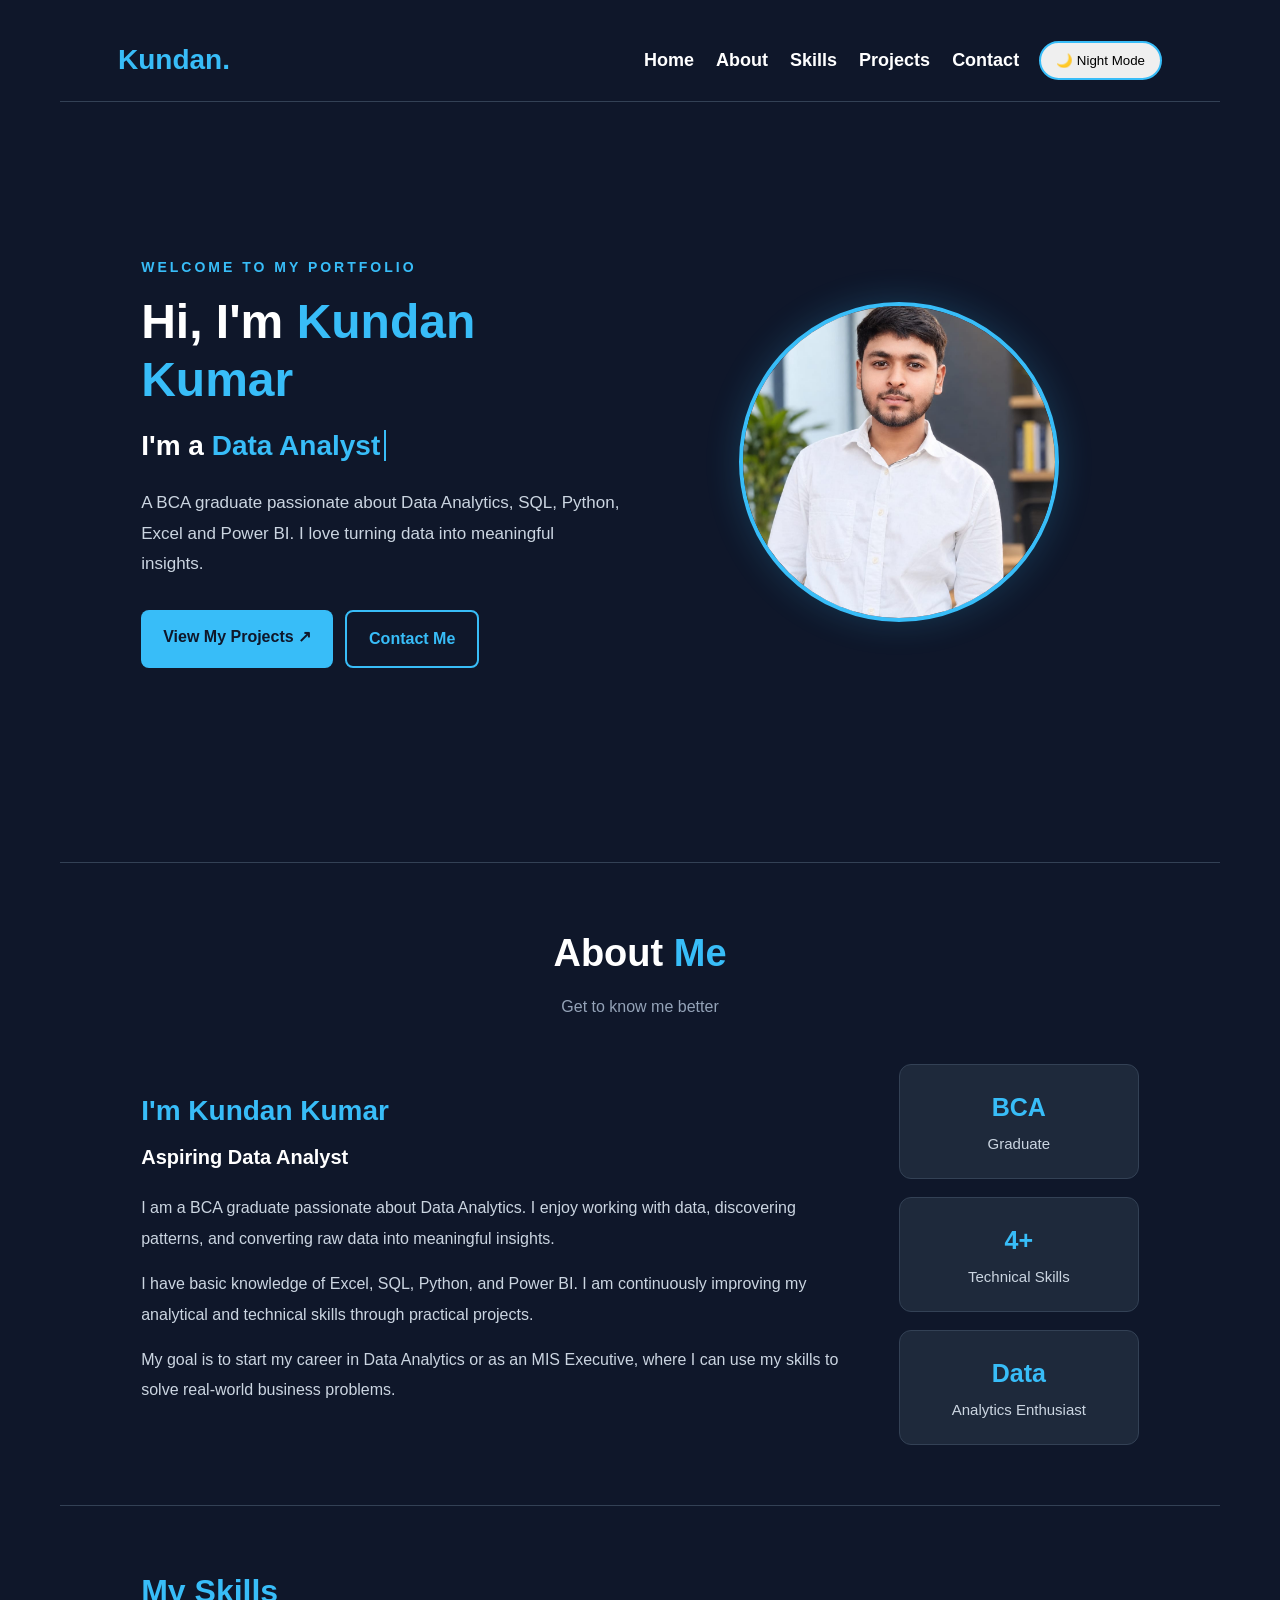
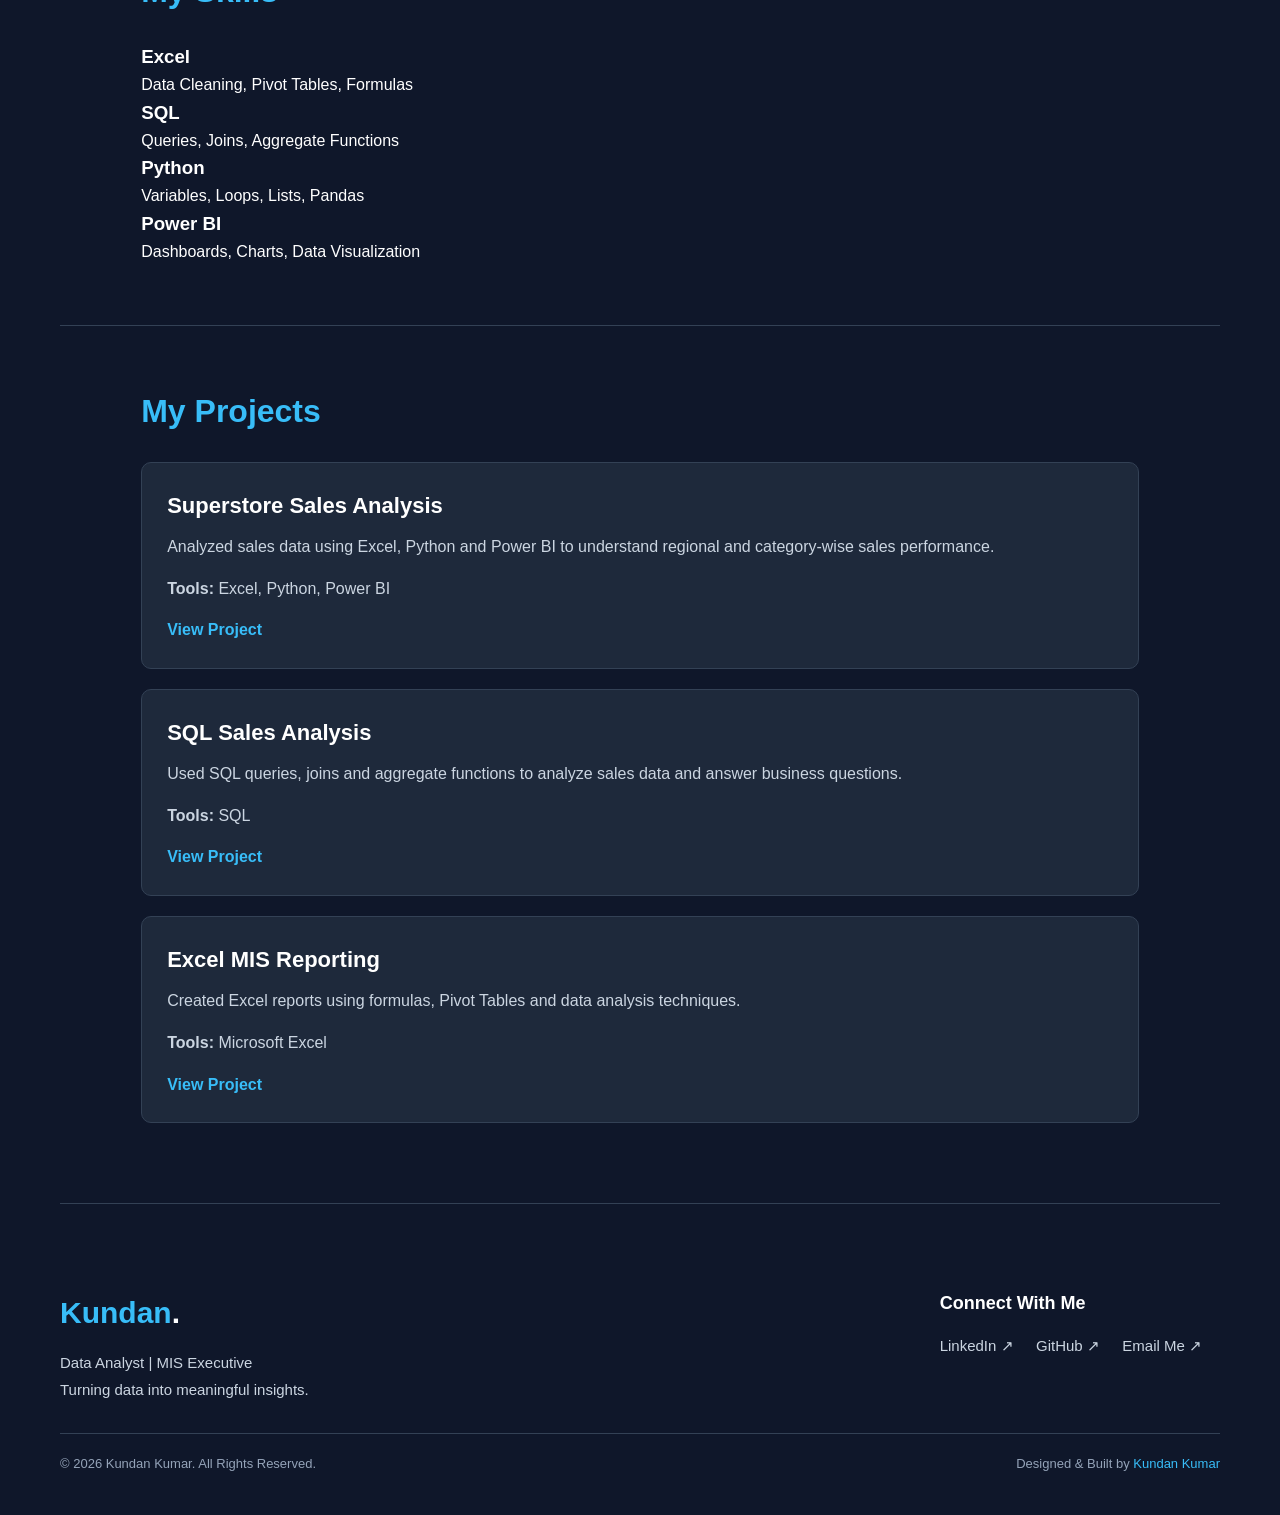
<file: index.html>
<!DOCTYPE html>
<html lang="en">

<head>
    <meta charset="UTF-8">
    <meta name="viewport" content="width=device-width, initial-scale=1.0">
    <title>PROTFOLIO</title>
    <link rel="stylesheet" href="style.css">
</head>

<body>
    <div class="container">
        <div class="header">

            <h2 class="logo">Kundan<span>.</span></h2>

            <nav class="navbar">
                <ul>
                    <li><a href="#home">Home</a></li>
                    <li><a href="#about">About</a></li>
                    <li><a href="#skills">Skills</a></li>
                    <li><a href="#projects">Projects</a></li>
                    <li><a href="#contact">Contact</a></li>
                </ul>
            </nav>
            <button id="themeToggle">🌙 Night Mode</button>

        </div>


        <!-- Hero Section -->
        <div class="hero" id="home">

            <div class="left_Side">
                <p class="welcome-text">WELCOME TO MY PORTFOLIO</p>

                <h1>Hi, I'm <span class="highlight">Kundan Kumar</span></h1>

                <h2>I'm a <span id="typing"></span></h2>

                <p class="hero-description">
                    A BCA graduate passionate about Data Analytics,
                    SQL, Python, Excel and Power BI.
                    I love turning data into meaningful insights.
                </p>

                <div class="hero-buttons">
                    <a href="#projects" class="primary-btn">View My Projects ↗</a>
                    <a href="#contact" class="secondary-btn">Contact Me</a>
                </div>
            </div>

            <div class="hero-image">
                <img src="phto.jpeg" alt="Kundan Kumar">
            </div>

        </div>



        <!-- About Section -->
        <div class="about" id="about">

            <div class="about-heading">
                <h2>About <span>Me</span></h2>
                <p>Get to know me better</p>
            </div>

            <div class="about-content">

                <div class="about-text">

                    <h3>I'm Kundan Kumar</h3>

                    <h4>Aspiring Data Analyst</h4>

                    <p>
                        I am a BCA graduate passionate about Data Analytics.
                        I enjoy working with data, discovering patterns,
                        and converting raw data into meaningful insights.
                    </p>

                    <p>
                        I have basic knowledge of Excel, SQL, Python,
                        and Power BI. I am continuously improving my
                        analytical and technical skills through practical projects.
                    </p>

                    <p>
                        My goal is to start my career in Data Analytics
                        or as an MIS Executive, where I can use my skills
                        to solve real-world business problems.
                    </p>

                </div>

                <div class="about-highlights">

                    <div class="about-card">
                        <h3>BCA</h3>
                        <p>Graduate</p>
                    </div>

                    <div class="about-card">
                        <h3>4+</h3>
                        <p>Technical Skills</p>
                    </div>

                    <div class="about-card">
                        <h3>Data</h3>
                        <p>Analytics Enthusiast</p>
                    </div>

                </div>

            </div>

        </div>

        <!-- Skills Section -->
        <div class="skills" id="skills">

            <h2>My Skills</h2>

            <div class="skill-list">

                <div class="skill">
                    <h3>Excel</h3>
                    <p>Data Cleaning, Pivot Tables, Formulas</p>
                </div>

                <div class="skill">
                    <h3>SQL</h3>
                    <p>Queries, Joins, Aggregate Functions</p>
                </div>

                <div class="skill">
                    <h3>Python</h3>
                    <p>Variables, Loops, Lists, Pandas</p>
                </div>

                <div class="skill">
                    <h3>Power BI</h3>
                    <p>Dashboards, Charts, Data Visualization</p>
                </div>

            </div>

        </div>


        <!-- Projects Section -->
        <div class="projects" id="projects">

            <h2>My Projects</h2>

            <div class="project-list">

                <!-- Project 1 -->
                <div class="project-card">
                    <h3>Superstore Sales Analysis</h3>

                    <p>
                        Analyzed sales data using Excel, Python
                        and Power BI to understand regional
                        and category-wise sales performance.
                    </p>

                    <p><strong>Tools:</strong> Excel, Python, Power BI</p>

                    <a href="superstore.html" target="_blank">View Project</a>
                </div>

                <!-- Project 2 -->
                <div class="project-card">
                    <h3>SQL Sales Analysis</h3>

                    <p>
                        Used SQL queries, joins and aggregate
                        functions to analyze sales data and
                        answer business questions.
                    </p>

                    <p><strong>Tools:</strong> SQL</p>

                    <a href="#" target="_blank">View Project</a>
                </div>

                <!-- Project 3 -->
                <div class="project-card">
                    <h3>Excel MIS Reporting</h3>

                    <p>
                        Created Excel reports using formulas,
                        Pivot Tables and data analysis techniques.
                    </p>

                    <p><strong>Tools:</strong> Microsoft Excel</p>

                    <a href="#" target="_blank">View Project</a>
                </div>

            </div>

        </div>





        <!-- Footer Section -->
        <div class="footer" id="contact">

            <div class="footer-content">

                <!-- Footer Logo and Name -->
                <div class="footer-brand">
                    <h2>Kundan<span>.</span></h2>
                    <p>Data Analyst | MIS Executive</p>
                    <p>Turning data into meaningful insights.</p>
                </div>

                <!-- Footer Social Links -->
                <div class="footer-social">

                    <h3>Connect With Me</h3>

                    <a href="https://www.linkedin.com/in/kundan-kumar-b65395311" target="_blank">
                        LinkedIn ↗
                    </a>

                    <a href="https://github.com/kundanDAx" target="_blank">
                        GitHub ↗
                    </a>

                    <a href="mailto:kkundan9070@gmail.com">
                        Email Me ↗
                    </a>

                </div>

            </div>

            <!-- Copyright -->
            <div class="footer-bottom">
                <p>&copy; 2026 Kundan Kumar. All Rights Reserved.</p>
                <p>Designed & Built by <span>Kundan Kumar</span></p>
            </div>

        </div>


        <script src="script.js"></script>
    </div>
</body>

</html>
</file>
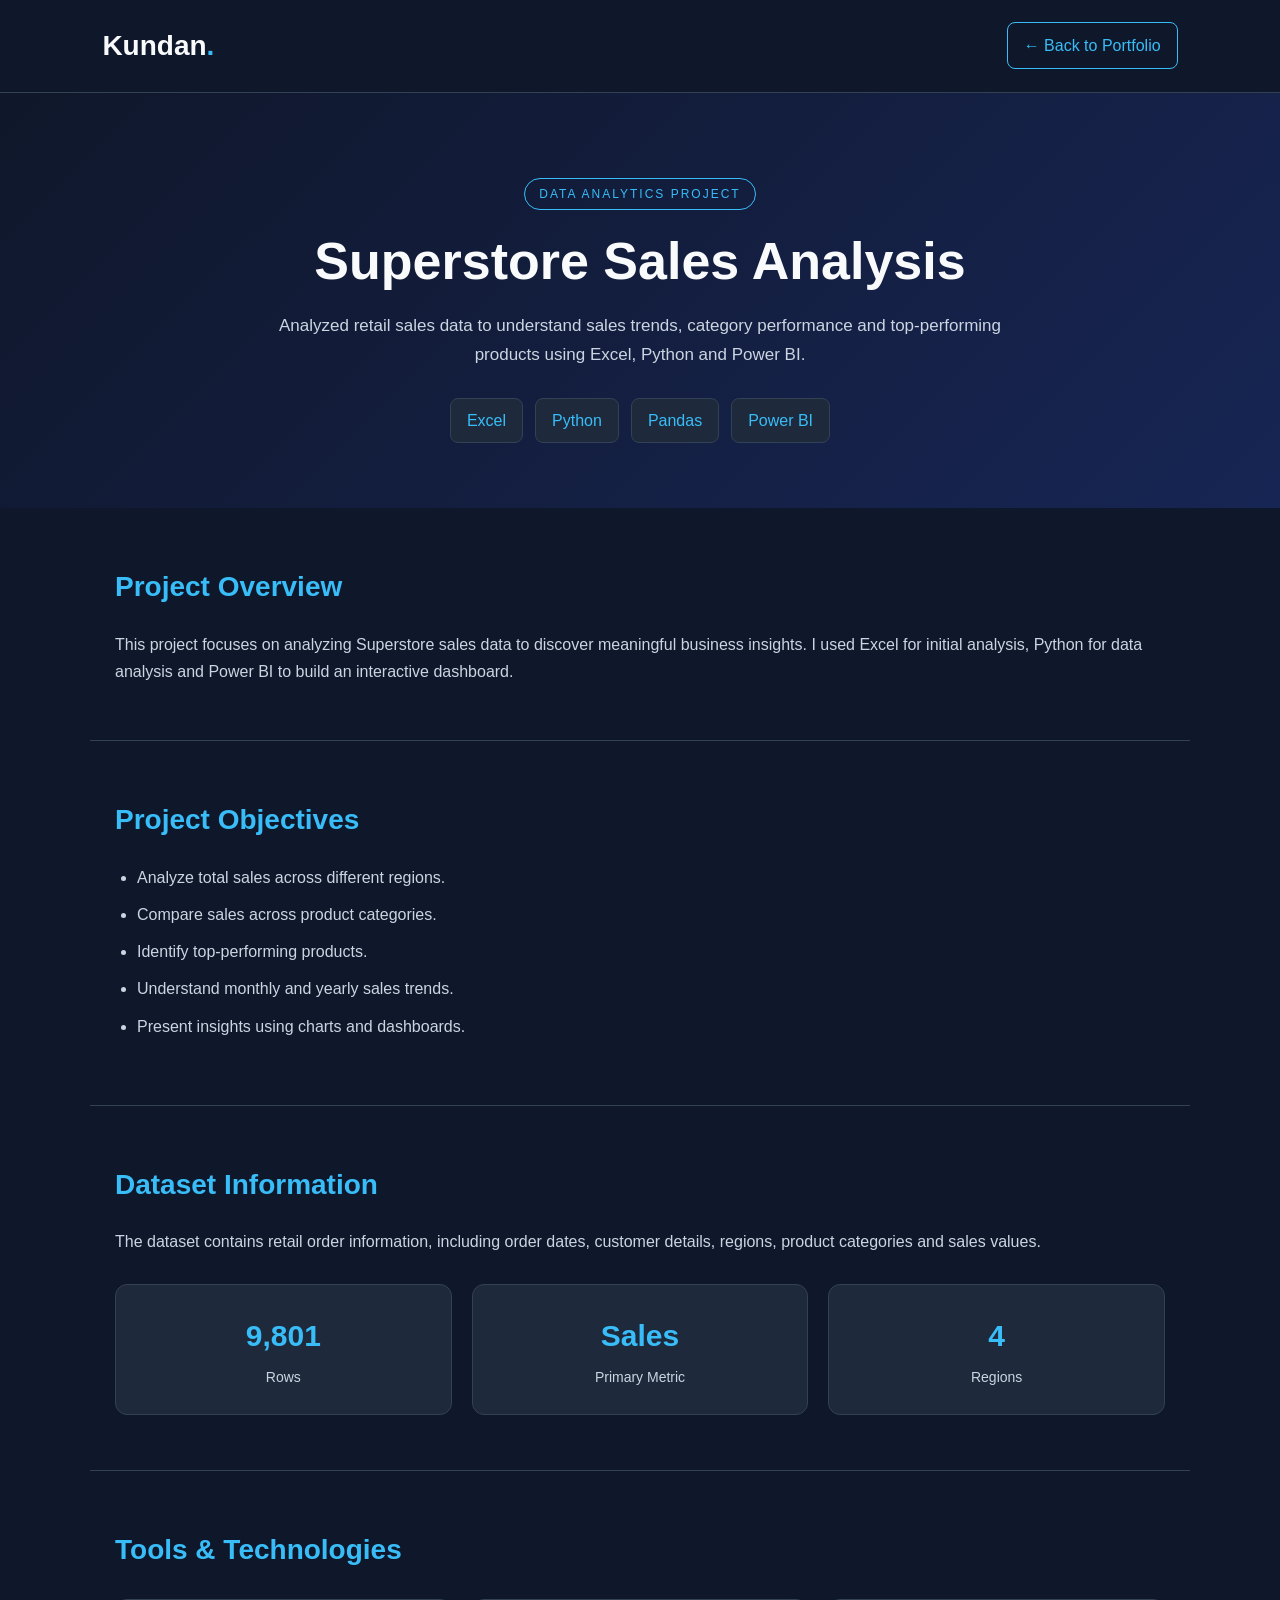
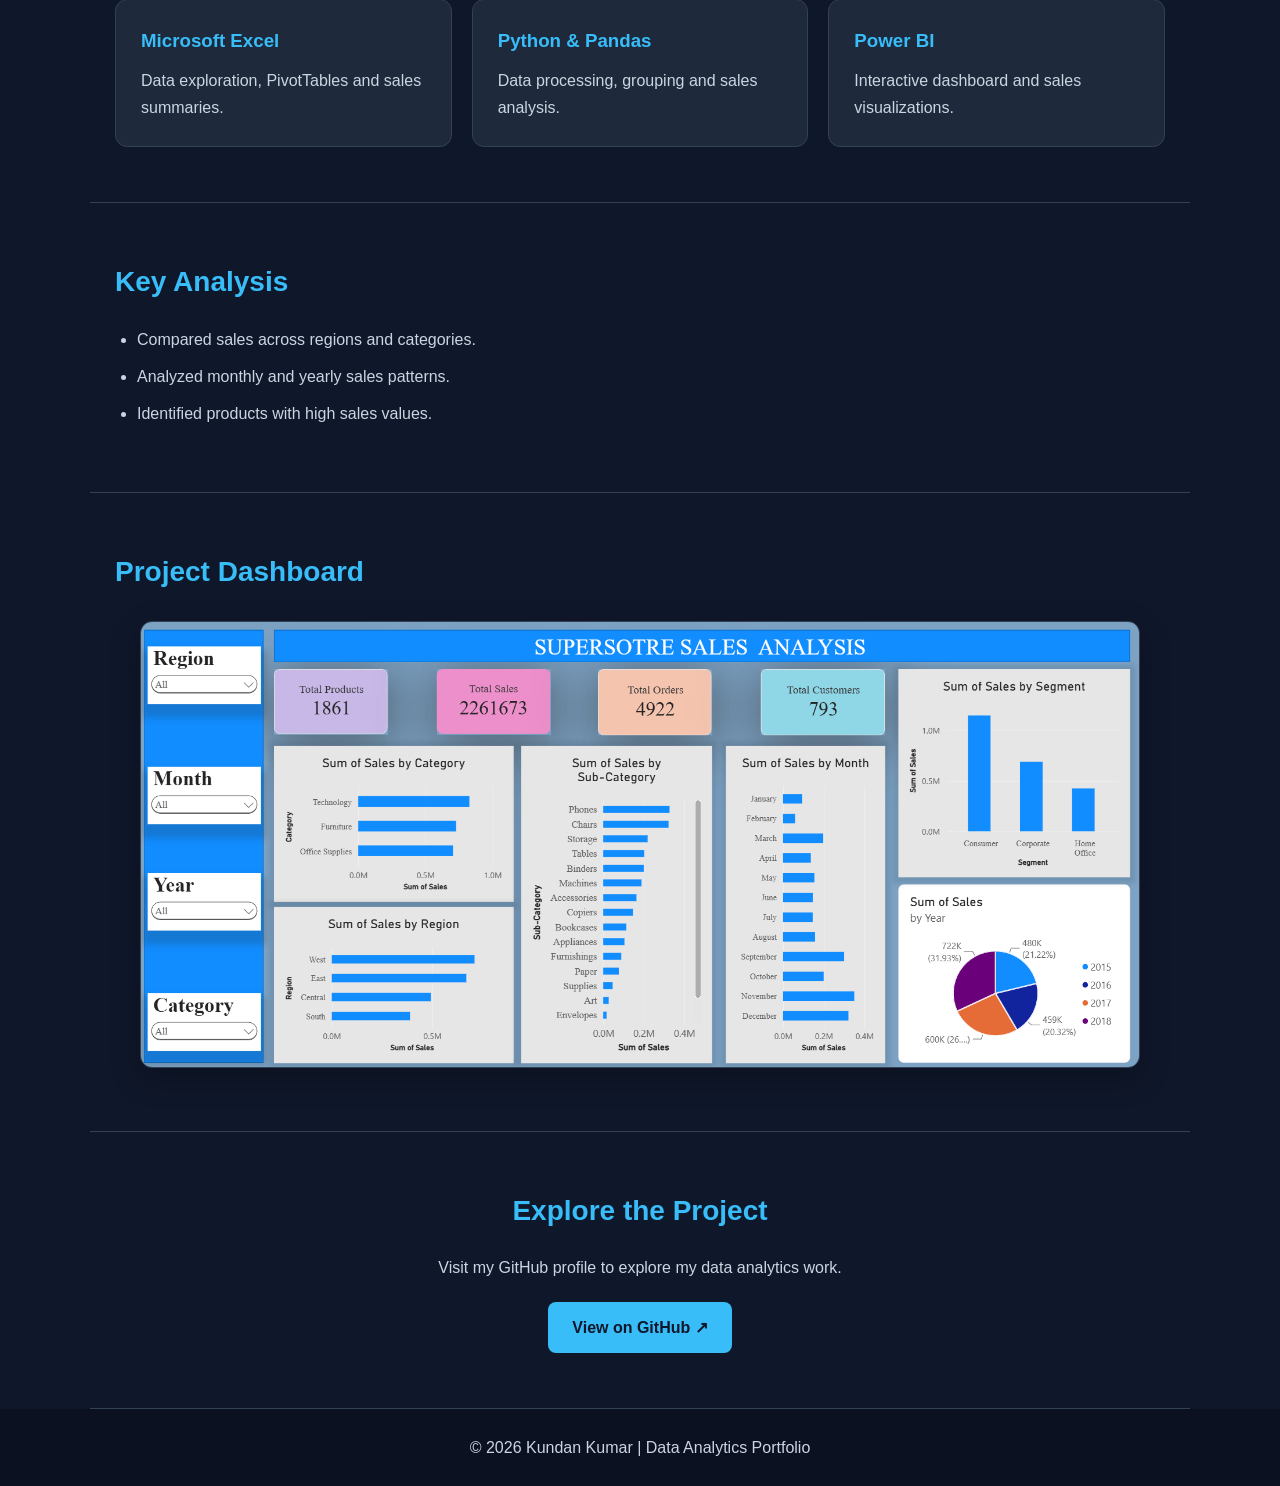
<file: superstore.html>
<!DOCTYPE html>
<html lang="en">
<head>
    <meta charset="UTF-8">
    <meta name="viewport" content="width=device-width, initial-scale=1.0">

    <title>Superstore Sales Analysis | Kundan Kumar</title>

    <link rel="stylesheet" href="superstore.css">
</head>

<body>

    <header class="header">
        <a href="index.html" class="logo">Kundan<span>.</span></a>
        <a href="index.html" class="back-btn">← Back to Portfolio</a>
    </header>

    <main>

        <section class="project-hero">
            <p class="tag">DATA ANALYTICS PROJECT</p>

            <h1>Superstore Sales Analysis</h1>

            <p class="intro">
                Analyzed retail sales data to understand sales trends,
                category performance and top-performing products using
                Excel, Python and Power BI.
            </p>

            <div class="tools">
                <span>Excel</span>
                <span>Python</span>
                <span>Pandas</span>
                <span>Power BI</span>
            </div>
        </section>

        <section class="project-section">
            <h2>Project Overview</h2>

            <p>
                This project focuses on analyzing Superstore sales data
                to discover meaningful business insights. I used Excel
                for initial analysis, Python for data analysis and
                Power BI to build an interactive dashboard.
            </p>
        </section>

        <section class="project-section">
            <h2>Project Objectives</h2>

            <ul>
                <li>Analyze total sales across different regions.</li>
                <li>Compare sales across product categories.</li>
                <li>Identify top-performing products.</li>
                <li>Understand monthly and yearly sales trends.</li>
                <li>Present insights using charts and dashboards.</li>
            </ul>
        </section>

        <section class="project-section">
            <h2>Dataset Information</h2>

            <p>
                The dataset contains retail order information, including
                order dates, customer details, regions, product categories
                and sales values.
            </p>

            <div class="stats">
                <div class="stat-card">
                    <h3>9,801</h3>
                    <p>Rows</p>
                </div>

                <div class="stat-card">
                    <h3>Sales</h3>
                    <p>Primary Metric</p>
                </div>

                <div class="stat-card">
                    <h3>4</h3>
                    <p>Regions</p>
                </div>
            </div>
        </section>

        <section class="project-section">
            <h2>Tools & Technologies</h2>

            <div class="tool-details">
                <div>
                    <h3>Microsoft Excel</h3>
                    <p>Data exploration, PivotTables and sales summaries.</p>
                </div>

                <div>
                    <h3>Python & Pandas</h3>
                    <p>Data processing, grouping and sales analysis.</p>
                </div>

                <div>
                    <h3>Power BI</h3>
                    <p>Interactive dashboard and sales visualizations.</p>
                </div>
            </div>
        </section>

        <section class="project-section">
            <h2>Key Analysis</h2>

            <ul>
                <li>Compared sales across regions and categories.</li>
                <li>Analyzed monthly and yearly sales patterns.</li>
                <li>Identified products with high sales values.</li>
            </ul>
        </section>

        <section class="project-section">
            <h2>Project Dashboard</h2>

            <div class="dashboard-image">
    <img
        src="project_photo.png"
        alt="Superstore Sales Analysis Power BI Dashboard"
    >
</div>
        </section>

        <section class="project-section github-section">
            <h2>Explore the Project</h2>

            <p>Visit my GitHub profile to explore my data analytics work.</p>

            <a
                href="https://github.com/kundanDAx"
                target="_blank"
                rel="noopener noreferrer"
                class="primary-btn"
            >
                View on GitHub ↗
            </a>
        </section>

    </main>

    <footer>
        <p>© 2026 Kundan Kumar | Data Analytics Portfolio</p>
    </footer>

    <script src="script.js"></script>

</body>
</html>
</file>
<file: style.css>
/* Basic CSS Reset */
* {
    margin: 0;
    padding: 0;
    box-sizing: border-box;
}

/* Body Styling */
body {
    font-family: Arial, sans-serif;
    background-color: #0f172a;
    color: #ffffff;
    line-height: 1.6;
}

/* Main Container */
.container {
    width: 100%;
    max-width: 1200px;
    margin: 0 auto;
    padding: 20px;
}

/* Header Section */
.header {
    display: flex;
    justify-content: space-between;
    align-items: center;
    padding: 20px 0;
    border-bottom: 1px solid #334155;
}

/* Logo */
.logo {
    font-size: 32px;
    font-weight: bold;
    color: #38bdf8;
}

/* Navigation Menu */
.navbar ul {
    display: flex;
    flex-direction: row;
    align-items: center;
    justify-content: flex-end;
    gap: 40px;
    list-style: none;
    margin: 0;
    padding: 0;
}

/* Navigation Links */
.navbar ul li a {
    color: #ffffff;
    text-decoration: none;
    font-size: 18px;
    font-weight: bold;
    display: inline-block;
    transition: color 0.3s ease;
}

/* Hover Effect */
.navbar ul li a:hover {
    color: #38bdf8;
}

/* Home Section */
.hero {
    min-height: 80vh;
    display: flex;
    align-items: center;
    justify-content: space-between;
    gap: 50px;
    padding: 50px 7%;
}

.left_Side {
    flex: 1;
}

.welcome-text {
    color: #38bdf8;
    font-size: 14px;
    font-weight: bold;
    letter-spacing: 3px;
    margin-bottom: 15px;
}

.left_Side h1 {
    color: white;
    font-size: 48px;
    line-height: 1.2;
    margin-bottom: 15px;
}

.highlight {
    color: #38bdf8;
}

.left_Side h2 {
    color: white;
    font-size: 27px;
    margin-bottom: 20px;
}

#typing {
    color: #38bdf8;
    border-right: 2px solid #38bdf8;
    padding-right: 4px;
}

.hero-description {
    color: #cbd5e1;
    font-size: 17px;
    line-height: 1.8;
    max-width: 550px;
    margin-bottom: 30px;
}

.hero-buttons {
    display: flex;
    gap: 15px;
    flex-wrap: wrap;
}

.primary-btn,
.secondary-btn {
    display: inline-block;
    padding: 14px 22px;
    border-radius: 8px;
    text-decoration: none;
    font-weight: bold;
    transition: 0.3s;
}

.primary-btn {
    background: #38bdf8;
    color: #0f172a;
}

.secondary-btn {
    border: 2px solid #38bdf8;
    color: #38bdf8;
}

.primary-btn:hover {
    transform: translateY(-4px);
    background: #7dd3fc;
}

.secondary-btn:hover {
    background: #38bdf8;
    color: #0f172a;
    transform: translateY(-4px);
}

.hero-image {
    flex: 1;
    display: flex;
    justify-content: center;
}

.hero-image img {
    width: 320px;
    height: 320px;
    object-fit: cover;
    border-radius: 50%;
    border: 4px solid #38bdf8;
    box-shadow: 0 0 35px rgba(56, 189, 248, 0.2);
    transition: 0.4s;
}

.hero-image img:hover {
    transform: scale(1.05);
}

/* Mobile Responsive */
@media (max-width: 768px) {
    .hero {
        flex-direction: column;
        text-align: center;
        padding: 50px 20px;
        gap: 35px;
    }

    .left_Side h1 {
        font-size: 34px;
    }

    .left_Side h2 {
        font-size: 23px;
    }

    .hero-description {
        font-size: 15px;
    }

    .hero-buttons {
        justify-content: center;
    }

    .hero-image img {
        width: 240px;
        height: 240px;
    }
}



/* About Section */
.about {
    padding: 80px 0;
    border-bottom: 1px solid #334155;
    border-top: 1px solid #334155;
    margin-top: 40px;
}

/* About Heading */
.about-heading {
    text-align: center;
    margin-bottom: 45px;
}

.about-heading h2 {
    font-size: 38px;
    color: #ffffff;
    margin-bottom: 10px;
}

.about-heading h2 span {
    color: #38bdf8;
}

.about-heading p {
    font-size: 16px;
    color: #94a3b8;
}

/* About Content Layout */
.about-content {
    display: flex;
    justify-content: space-between;
    align-items: center;
    gap: 40px;
}

/* About Text */
.about-text {
    flex: 1;
}

.about-text h3 {
    font-size: 28px;
    color: #38bdf8;
    margin-bottom: 8px;
}

.about-text h4 {
    font-size: 20px;
    color: #ffffff;
    margin-bottom: 20px;
}

.about-text p {
    font-size: 16px;
    color: #cbd5e1;
    line-height: 1.9;
    margin-bottom: 15px;
}

/* About Highlight Cards */
.about-highlights {
    flex: 0 0 240px;
    display: flex;
    flex-direction: column;
    gap: 18px;
}

/* Individual Card */
.about-card {
    background-color: #1e293b;
    padding: 22px;
    text-align: center;
    border: 1px solid #334155;
    border-radius: 12px;
    transition: 0.3s ease;
}

/* Card Heading */
.about-card h3 {
    font-size: 25px;
    color: #38bdf8;
    margin-bottom: 5px;
}

/* Card Paragraph */
.about-card p {
    font-size: 15px;
    color: #cbd5e1;
}

/* Card Hover */
.about-card:hover {
    transform: translateY(-5px);
    border-color: #38bdf8;
    background-color: #243449;
}

/* Mobile Responsive */
@media (max-width: 768px) {
    .about {
        padding: 50px 0;
    }

    .about-heading h2 {
        font-size: 32px;
    }

    .about-content {
        flex-direction: column;
        align-items: stretch;
    }

    .about-highlights {
        flex: 1;
        width: 100%;
    }
}




/* Skills Section */
.skills {
    padding: 60px 0;
    border-bottom: 1px solid #334155;
}

/* Skills Heading */
.skills h2 {
    font-size: 32px;
    color: #38bdf8;
    margin-bottom: 25px;
}

/* Skills List */
.skills ul {
    display: flex;
    flex-wrap: wrap;
    gap: 15px;
    list-style: none;
}

/* Individual Skill */
.skills li {
    background-color: #1e293b;
    color: #ffffff;
    padding: 15px 25px;
    border: 1px solid #334155;
    border-radius: 8px;
    font-size: 16px;
    transition: 0.3s;
}

/* Hover Effect */
.skills li:hover {
    background-color: #38bdf8;
    color: #0f172a;
    transform: translateY(-4px);
}
/* Projects Section */
.projects {
    padding: 60px 0;
    border-bottom: 1px solid #334155;
}

/* Projects Heading */
.projects h2 {
    font-size: 32px;
    color: #38bdf8;
    margin-bottom: 25px;
}

/* Project Cards */
.project-card {
    background-color: #1e293b;
    padding: 25px;
    margin-bottom: 20px;
    border: 1px solid #334155;
    border-radius: 10px;
    transition: 0.3s;
}

/* Project Title */
.project-card h3 {
    font-size: 22px;
    color: #ffffff;
    margin-bottom: 10px;
}

/* Project Description */
.project-card p {
    font-size: 16px;
    color: #cbd5e1;
    line-height: 1.7;
    margin-bottom: 15px;
}

/* Project Links */
.project-card a {
    display: inline-block;
    color: #38bdf8;
    text-decoration: none;
    font-weight: bold;
    margin-right: 15px;
}

/* Hover Effect */
.project-card:hover {
    transform: translateY(-5px);
    border-color: #38bdf8;
}




/* Footer Section */
.footer {
    margin-top: 40px;
    padding: 45px 0 20px;
   
}

/* Footer Main Content */
.footer-content {
    display: flex;
    justify-content: space-between;
    align-items: flex-start;
    gap: 40px;
    padding-bottom: 30px;
}

/* Footer Brand */
.footer-brand h2 {
    font-size: 30px;
    color: #38bdf8;
    margin-bottom: 12px;
}

.footer-brand h2 span {
    color: #ffffff;
}

.footer-brand p {
    color: #cbd5e1;
    font-size: 15px;
    line-height: 1.8;
}

/* Social Links */
.footer-social h3 {
    color: #ffffff;
    font-size: 18px;
    margin-bottom: 15px;
}

.footer-social a {
    display: inline-block;
    margin-right: 18px;
    margin-bottom: 10px;
    color: #cbd5e1;
    text-decoration: none;
    font-size: 15px;
    transition: 0.3s ease;
}

/* Link Hover */
.footer-social a:hover {
    color: #38bdf8;
    transform: translateY(-2px);
}

/* Footer Bottom */
.footer-bottom {
    display: flex;
    justify-content: space-between;
    align-items: center;
    flex-wrap: wrap;
    gap: 10px;
    border-top: 1px solid #334155;
    padding-top: 20px;
}

.footer-bottom p {
    color: #94a3b8;
    font-size: 13px;
}

.footer-bottom span {
    color: #38bdf8;
}

/* Mobile Responsive */
@media (max-width: 768px) {

    .footer-content {
        flex-direction: column;
        gap: 30px;
    }

    .footer-social a {
        margin-right: 12px;
    }

    .footer-bottom {
        flex-direction: column;
        align-items: flex-start;
    }
}

body.light-mode {
    background-color: white !important;
    color: black !important;
}

body.light-mode .hero,
body.light-mode section {
    background-color: white;
}

body.light-mode h1,
body.light-mode h2,
body.light-mode h3,
body.light-mode p {
    color: #1e293b;
}

#themeToggle {
    padding: 10px 15px;
    border: 2px solid #38bdf8;
    border-radius: 20px;
    cursor: pointer;
}

/* ===== DAY MODE - ALL SECTIONS ===== */

body.light-mode {
    background-color: #f8fafc !important;
    color: #1e293b !important;
}

/* All main sections */
body.light-mode section,
body.light-mode .hero,
body.light-mode .about,
body.light-mode .projects,
body.light-mode .contact,
body.light-mode .skills {
    background-color: #f8fafc !important;
    color: #1e293b !important;
}

/* All headings */
body.light-mode h1,
body.light-mode h2,
body.light-mode h3,
body.light-mode h4 {
    color: #0f172a !important;
}

/* All paragraphs */
body.light-mode p {
    color: #334155 !important;
}

/* Navigation */
body.light-mode nav a {
    color: #0f172a !important;
}

/* Cards */
body.light-mode .card,
body.light-mode .project-card,
body.light-mode .skill-card,
body.light-mode .info-card,
body.light-mode .social-card {
    background-color: #ffffff !important;
    color: #1e293b !important;
    border: 1px solid #e2e8f0;
}

/* Links and highlights */
body.light-mode .highlight,
body.light-mode #typing {
    color: #0284c7 !important;
}

/* Footer */
body.light-mode footer {
    background-color: #e2e8f0 !important;
    color: #1e293b !important;
}

/* ==========================================
   COMPLETE WEBSITE RESPONSIVE DESIGN
   Desktop + Tablet + Mobile
========================================== */

* {
    box-sizing: border-box;
}

html {
    scroll-behavior: smooth;
    scroll-padding-top: 20px;
}

body {
    margin: 0;
    width: 100%;
    max-width: 100%;
    overflow-x: hidden;
}

img {
    max-width: 100%;
}

/* ==========================================
   HEADER
========================================== */

.header {
    width: 100%;
    max-width: 100%;
    padding: 18px 5%;
    display: flex;
    align-items: center;
    justify-content: space-between;
    gap: 20px;
    box-sizing: border-box;
}

.logo {
    margin: 0;
    font-size: 28px;
    white-space: nowrap;
}

.navbar {
    flex: 1;
    min-width: 0;
}

.navbar ul {
    display: flex;
    align-items: center;
    justify-content: flex-end;
    flex-wrap: wrap;
    gap: 15px 22px;
    list-style: none;
    padding: 0;
    margin: 0;
}

.navbar ul li a {
    text-decoration: none;
    white-space: nowrap;
}

#themeToggle {
    flex-shrink: 0;
    max-width: 100%;
    cursor: pointer;
}

/* ==========================================
   HOME SECTION
========================================== */

.hero {
    width: 100%;
    max-width: 100%;
    min-height: 80vh;
    display: flex;
    align-items: center;
    justify-content: space-between;
    gap: 40px;
    padding: 50px 7%;
}

.left_Side {
    flex: 1;
    min-width: 0;
}

.left_Side h1 {
    font-size: clamp(28px, 4vw, 48px);
    overflow-wrap: anywhere;
}

.left_Side h2 {
    font-size: clamp(20px, 3vw, 28px);
}

.hero-description {
    max-width: 550px;
    line-height: 1.8;
}

.hero-buttons {
    display: flex;
    flex-wrap: wrap;
    gap: 12px;
}

.hero-image {
    flex: 1;
    min-width: 0;
    display: flex;
    justify-content: center;
}

.hero-image img {
    width: 320px;
    height: 320px;
    max-width: 100%;
    object-fit: cover;
    border-radius: 50%;
}

/* ==========================================
   ALL MAIN SECTIONS
========================================== */

section,
.about,
.skills,
.projects,
.contact {
    width: 100%;
    max-width: 100%;
    padding: 60px 7%;
    box-sizing: border-box;
}

section h1,
section h2,
section h3 {
    overflow-wrap: anywhere;
}

section p {
    line-height: 1.8;
    overflow-wrap: anywhere;
}

/* ==========================================
   CARDS AND GRIDS
========================================== */

.cards,
.about-cards,
.project-container,
.projects-container,
.skills-container,
.social-cards {
    width: 100%;
    max-width: 100%;
    display: grid;
    grid-template-columns: repeat(3, minmax(0, 1fr));
    gap: 20px;
}

.card,
.info-card,
.project-card,
.skill-card,
.social-card {
    min-width: 0;
    max-width: 100%;
    overflow-wrap: anywhere;
}

.social-card {
    text-decoration: none;
}

/* ==========================================
   FOOTER
========================================== */

footer {
    width: 100%;
    max-width: 100%;
    padding: 35px 7%;
    box-sizing: border-box;
    overflow-wrap: anywhere;
}

/* ==========================================
   TABLETS
========================================== */

@media screen and (max-width: 900px) {

    .header {
        padding: 18px 3%;
        gap: 14px;
    }

    .logo {
        font-size: 24px;
    }

    .navbar ul {
        gap: 12px;
    }

    .navbar ul li a {
        font-size: 14px;
    }

    #themeToggle {
        padding: 8px 10px;
        font-size: 12px;
    }

    .hero {
        padding: 45px 5%;
        gap: 25px;
    }

    .hero-image img {
        width: 260px;
        height: 260px;
    }

    section,
    .about,
    .skills,
    .projects,
    .contact {
        padding: 45px 5%;
    }

    .cards,
    .about-cards,
    .project-container,
    .projects-container,
    .skills-container,
    .social-cards {
        grid-template-columns: repeat(2, minmax(0, 1fr));
    }
}

/* ==========================================
   MOBILE PHONES
========================================== */

@media screen and (max-width: 768px) {

    /* Header */
    .header {
        flex-direction: column;
        justify-content: center;
        align-items: center;
        padding: 18px 12px;
        gap: 15px;
    }

    .logo {
        font-size: 25px;
    }

    .navbar {
        width: 100%;
        flex: none;
    }

    .navbar ul {
        width: 100%;
        display: flex;
        flex-direction: row;
        flex-wrap: wrap;
        justify-content: center;
        align-items: center;
        gap: 12px 18px;
    }

    .navbar ul li a {
        font-size: 14px;
    }

    #themeToggle {
        font-size: 12px;
        padding: 9px 12px;
    }

    /* Home */
    .hero {
        min-height: auto;
        flex-direction: column;
        justify-content: center;
        text-align: center;
        padding: 40px 20px;
        gap: 30px;
    }

    .left_Side {
        width: 100%;
    }

    .left_Side h1 {
        font-size: clamp(27px, 7vw, 36px);
        line-height: 1.3;
    }

    .left_Side h2 {
        font-size: 22px;
    }

    .hero-description {
        font-size: 15px;
        margin-left: auto;
        margin-right: auto;
    }

    .hero-buttons {
        justify-content: center;
    }

    .hero-image {
        width: 100%;
    }

    .hero-image img {
        width: 230px;
        height: 230px;
    }

    /* All sections */
    section,
    .about,
    .skills,
    .projects,
    .contact {
        padding: 40px 20px;
    }

    section h1,
    section h2 {
        font-size: 27px;
    }

    section p {
        font-size: 15px;
    }

    /* Cards */
    .cards,
    .about-cards,
    .project-container,
    .projects-container,
    .skills-container,
    .social-cards {
        grid-template-columns: minmax(0, 1fr);
        gap: 18px;
    }

    .card,
    .info-card,
    .project-card,
    .skill-card,
    .social-card {
        width: 100%;
    }

    /* Footer */
    footer {
        padding: 30px 20px;
        text-align: center;
    }
}

/* ==========================================
   SMALL PHONES
========================================== */

@media screen and (max-width: 400px) {

    .header {
        padding: 15px 8px;
        gap: 13px;
    }

    .logo {
        font-size: 22px;
    }

    .navbar ul {
        gap: 10px 13px;
    }

    .navbar ul li a {
        font-size: 12px;
    }

    #themeToggle {
        font-size: 11px;
        padding: 7px 10px;
    }

    .hero {
        padding: 30px 15px;
    }

    .left_Side h1 {
        font-size: 27px;
    }

    .left_Side h2 {
        font-size: 19px;
    }

    .hero-image img {
        width: 190px;
        height: 190px;
    }

    section,
    .about,
    .skills,
    .projects,
    .contact {
        padding: 32px 15px;
    }

    .hero-buttons a {
        max-width: 100%;
        font-size: 13px;
        padding: 11px 14px;
    }
}

/* ==========================================
   DAY MODE COMPATIBILITY
========================================== */

body.light-mode {
    width: 100%;
    max-width: 100%;
    overflow-x: hidden;
}

body.light-mode .header {
    background-color: #ffffff;
}

body.light-mode .logo,
body.light-mode .navbar ul li a {
    color: #0f172a;
}

body.light-mode #themeToggle {
    color: #0f172a;
}
</file>
<file: superstore.css>
* {
    margin: 0;
    padding: 0;
    box-sizing: border-box;
}

:root {
    --bg: #0f172a;
    --card: #1e293b;
    --text: #f8fafc;
    --muted: #cbd5e1;
    --accent: #38bdf8;
    --border: #334155;
}

body {
    font-family: Arial, sans-serif;
    background: var(--bg);
    color: var(--text);
    line-height: 1.7;
}

/* Header */
.header {
    display: flex;
    justify-content: space-between;
    align-items: center;
    padding: 22px 8%;
    border-bottom: 1px solid var(--border);
}

.logo {
    font-size: 28px;
    font-weight: bold;
    color: var(--text);
    text-decoration: none;
}

.logo span {
    color: var(--accent);
}

.back-btn {
    color: var(--accent);
    text-decoration: none;
    border: 1px solid var(--accent);
    padding: 9px 16px;
    border-radius: 8px;
    transition: 0.3s;
}

.back-btn:hover {
    background: var(--accent);
    color: #0f172a;
}

/* Project Hero */
.project-hero {
    padding: 85px 8% 65px;
    text-align: center;
    background: linear-gradient(135deg, #0f172a, #172554);
}

.tag {
    display: inline-block;
    color: var(--accent);
    border: 1px solid var(--accent);
    padding: 5px 14px;
    border-radius: 20px;
    font-size: 12px;
    letter-spacing: 2px;
    margin-bottom: 20px;
}

.project-hero h1 {
    font-size: clamp(32px, 5vw, 52px);
    line-height: 1.2;
    margin-bottom: 20px;
}

.intro {
    max-width: 750px;
    margin: auto;
    color: var(--muted);
    font-size: 17px;
}

/* Tools */
.tools {
    display: flex;
    justify-content: center;
    flex-wrap: wrap;
    gap: 12px;
    margin-top: 28px;
}

.tools span {
    background: var(--card);
    color: var(--accent);
    padding: 8px 16px;
    border-radius: 8px;
    border: 1px solid var(--border);
}

/* Content Sections */
.project-section {
    max-width: 1100px;
    margin: auto;
    padding: 55px 25px;
    border-bottom: 1px solid var(--border);
}

.project-section h2 {
    font-size: 28px;
    margin-bottom: 20px;
    color: var(--accent);
}

.project-section p,
.project-section li {
    color: var(--muted);
    font-size: 16px;
}

.project-section ul {
    padding-left: 22px;
}

.project-section li {
    margin-bottom: 10px;
}

/* Statistics */
.stats {
    display: grid;
    grid-template-columns: repeat(3, 1fr);
    gap: 20px;
    margin-top: 28px;
}

.stat-card {
    background: var(--card);
    padding: 25px 15px;
    border: 1px solid var(--border);
    border-radius: 12px;
    text-align: center;
    transition: transform 0.3s;
}

.stat-card:hover {
    transform: translateY(-5px);
}

.stat-card h3 {
    color: var(--accent);
    font-size: 30px;
    margin-bottom: 5px;
}

.stat-card p {
    font-size: 14px;
}

/* Technology Cards */
.tool-details {
    display: grid;
    grid-template-columns: repeat(3, 1fr);
    gap: 20px;
    margin-top: 25px;
}

.tool-details div {
    background: var(--card);
    padding: 25px;
    border-radius: 12px;
    border: 1px solid var(--border);
}

.tool-details h3 {
    color: var(--accent);
    margin-bottom: 10px;
}

/* GitHub Button */
.github-section {
    text-align: center;
}

.primary-btn {
    display: inline-block;
    margin-top: 20px;
    background: var(--accent);
    color: #0f172a;
    padding: 12px 24px;
    border-radius: 8px;
    text-decoration: none;
    font-weight: bold;
    transition: 0.3s;
}

.primary-btn:hover {
    transform: translateY(-3px);
    box-shadow: 0 5px 20px #38bdf833;
}

/* Footer */
footer {
    text-align: center;
    padding: 25px 15px;
    color: var(--muted);
    background: #0b1120;
}

/* Mobile Responsive */
@media (max-width: 700px) {
    .header {
        padding: 18px 5%;
        gap: 12px;
    }

    .logo {
        font-size: 24px;
    }

    .back-btn {
        font-size: 13px;
        padding: 7px 10px;
    }

    .project-hero {
        padding: 60px 5% 45px;
    }

    .intro {
        font-size: 15px;
    }

    .project-section {
        padding: 40px 6%;
    }

    .project-section h2 {
        font-size: 24px;
    }

    .stats {
        grid-template-columns: 1fr;
    }

    .tool-details {
        grid-template-columns: 1fr;
    }
}
.dashboard-image {
    margin-top: 25px;
    text-align: center;
}

.dashboard-image img {
    width: 100%;
    max-width: 1000px;
    height: auto;
    border-radius: 12px;
    border: 1px solid var(--border);
    box-shadow: 0 10px 30px rgba(0, 0, 0, 0.25);
}
body.light-mode {
    --bg: #f8fafc;
    --card: #ffffff;
    --text: #0f172a;
    --muted: #475569;
    --accent: #0284c7;
    --border: #cbd5e1;
}

body.light-mode .project-hero {
    background: linear-gradient(135deg, #e0f2fe, #f8fafc);
}

body.light-mode footer {
    background: #e2e8f0;
}
</file>
